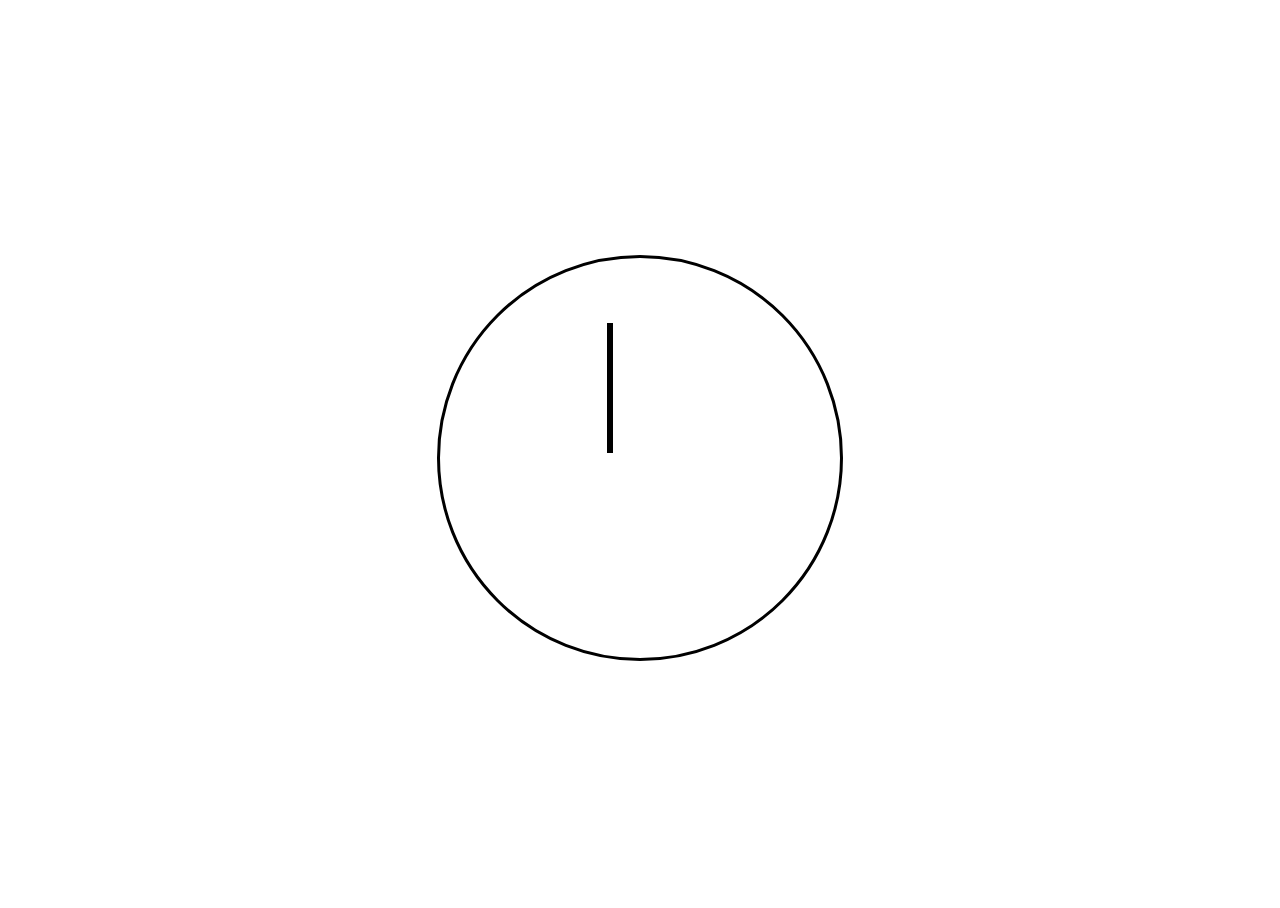
<file: index.html>
<!DOCTYPE html>
<html lang="en">

<head>
    <meta charset="UTF-8">
    <meta name="viewport" content="width=device-width, initial-scale=1.0">
    <meta http-equiv="X-UA-Compatible" content="ie=edge">
    <title>Document</title>
    <link rel="stylesheet" href="style.css">
</head>

<body>
    <div class="flex">
        <div class="clock">
            <div class="hand" id="hour"></div>
            <div class="hand" id="min"></div>
            <div class="hand" id="sec"></div>
        </div>
    </div>
    <script src="index.js"></script>
</body>

</html>
</file>
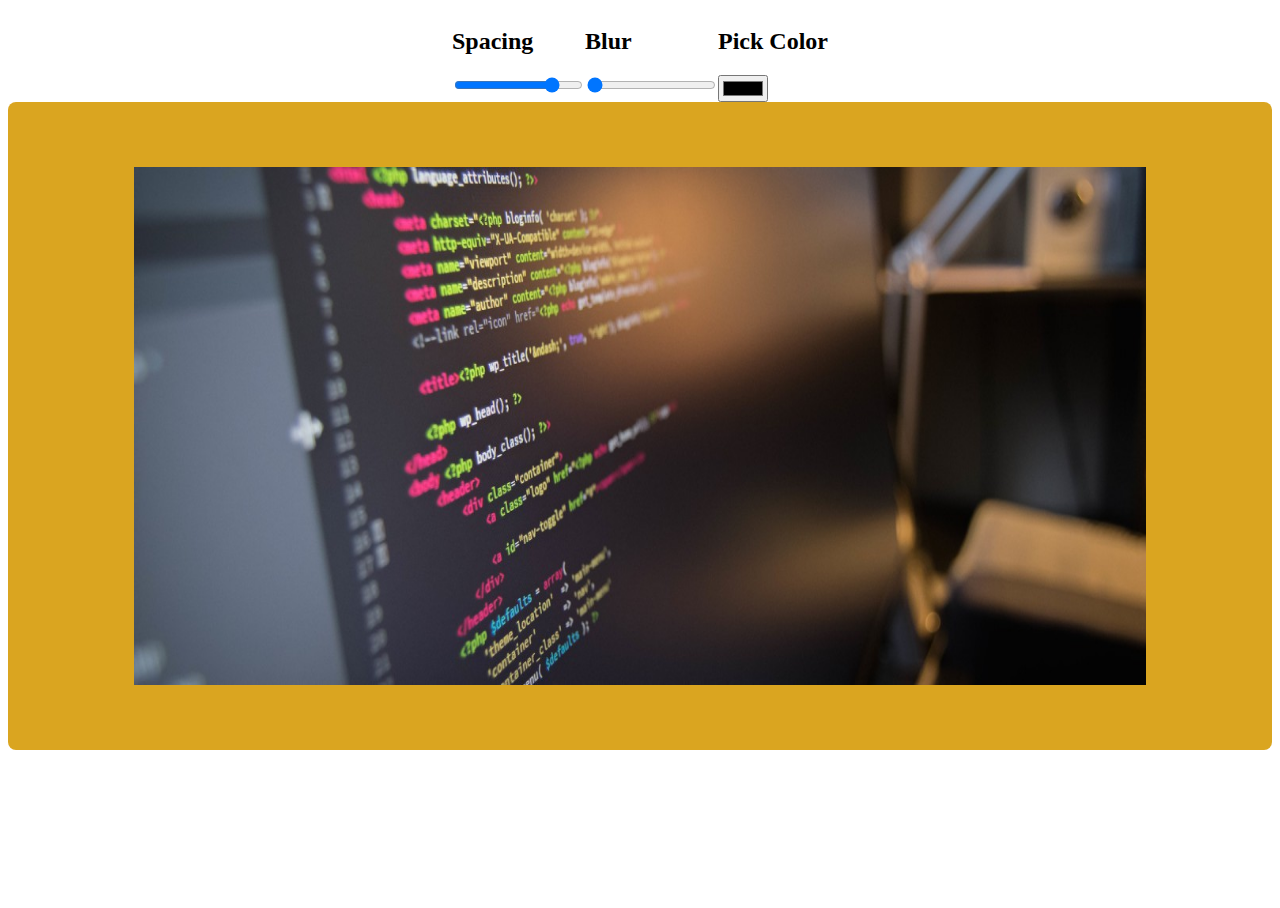
<file: Day3/index.html>
<!DOCTYPE html>
<html lang="en">

<head>
  <meta charset="UTF-8">
  <meta name="viewport" content="width=device-width, initial-scale=1.0">
  <meta http-equiv="X-UA-Compatible" content="ie=edge">
  <title>Document</title>
  <link rel="stylesheet" href="style.css">
</head>

<body>
  <div id="container">
    <div class="flex" id="inputs">
      <div class="varibles">
        <h2>Spacing</h2>
        <input id="space-picker" type="range" min="0" max="100" value="80">
      </div>
      <div class="varibles">
        <h2>Blur</h2>
        <input id="blur-picker" type="range" value="0" min="0" max="100">
      </div>
      <div  class="varibles">
        <h2>Pick Color</h2>
        <input id="color-picker" type="color">
      </div>
    </div>
    <div class="flex photo">
      <div class=" flex frame">
        <img src="banner.jpg" alt="broken">
      </div>
    </div>
    <script src="index.js"></script>
  </div>
</body>

</html>
</file>
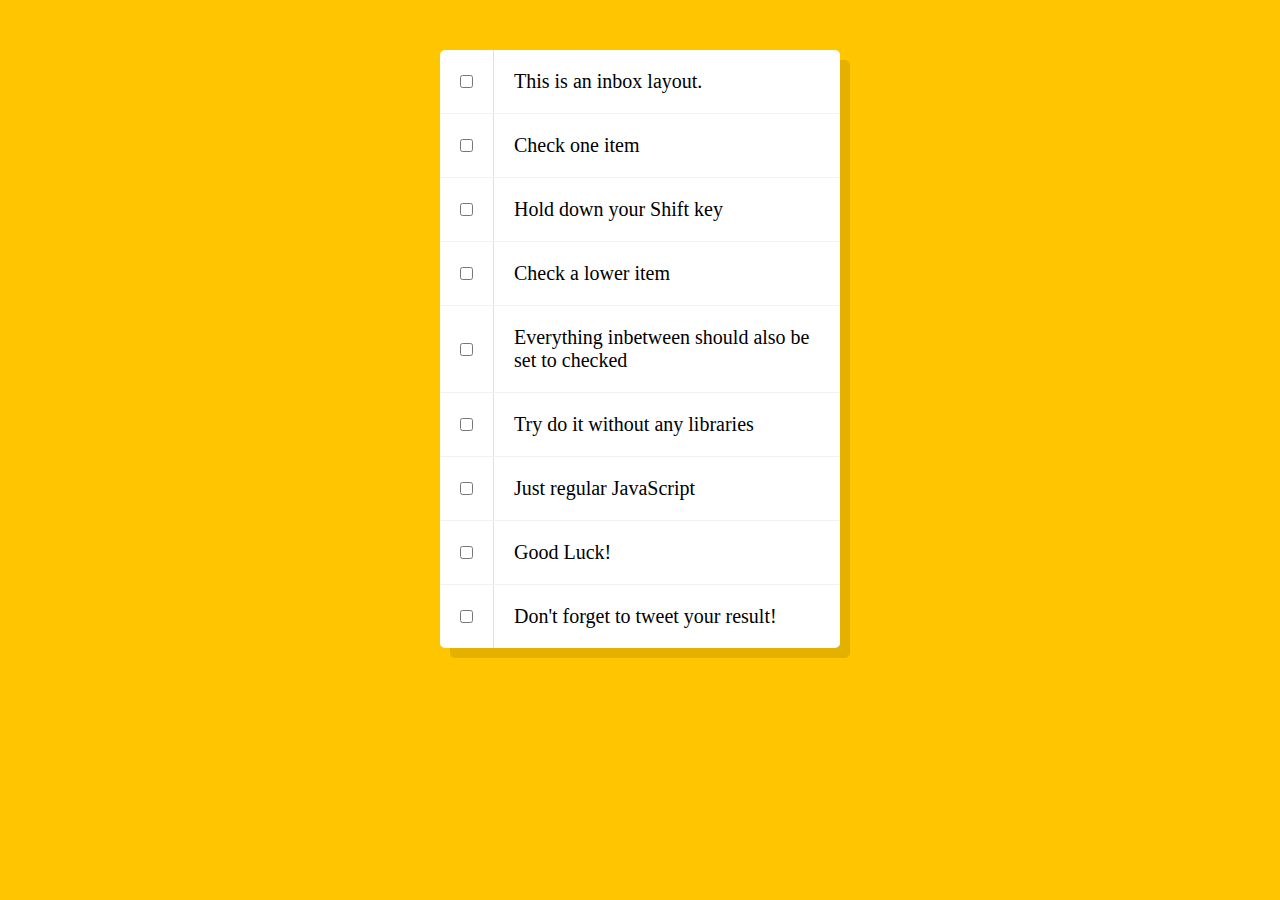
<file: Day8/index.html>
<!DOCTYPE html>
<html lang="en">

<head>
  <meta charset="UTF-8">
  <title>Hold Shift to Check Multiple Checkboxes</title>
</head>

<body>
  <style>
    html {
      font-family: sans-serif;
      background: #ffc600;
    }

    .inbox {
      max-width: 400px;
      margin: 50px auto;
      background: white;
      border-radius: 5px;
      box-shadow: 10px 10px 0 rgba(0, 0, 0, 0.1);
    }

    .item {
      display: flex;
      align-items: center;
      border-bottom: 1px solid #F1F1F1;
    }

    .item:last-child {
      border-bottom: 0;
    }

    input:checked+p {
      background: #F9F9F9;
      text-decoration: line-through;
    }

    input[type="checkbox"] {
      margin: 20px;
    }

    p {
      margin: 0;
      padding: 20px;
      transition: background 0.2s;
      flex: 1;
      font-family: 'helvetica neue';
      font-size: 20px;
      font-weight: 200;
      border-left: 1px solid #D1E2FF;
    }
  </style>
  <!--
   The following is a common layout you would see in an email client.
   When a user clicks a checkbox, holds Shift, and then clicks another checkbox a few rows down, all the checkboxes inbetween those two checkboxes should be checked.
  -->
  <div class="inbox">
    <div class="item">
      <input type="checkbox">
      <p>This is an inbox layout.</p>
    </div>
    <div class="item">
      <input type="checkbox">
      <p>Check one item</p>
    </div>
    <div class="item">
      <input type="checkbox">
      <p>Hold down your Shift key</p>
    </div>
    <div class="item">
      <input type="checkbox">
      <p>Check a lower item</p>
    </div>
    <div class="item">
      <input type="checkbox">
      <p>Everything inbetween should also be set to checked</p>
    </div>
    <div class="item">
      <input type="checkbox">
      <p>Try do it without any libraries</p>
    </div>
    <div class="item">
      <input type="checkbox">
      <p>Just regular JavaScript</p>
    </div>
    <div class="item">
      <input type="checkbox">
      <p>Good Luck!</p>
    </div>
    <div class="item">
      <input type="checkbox">
      <p>Don't forget to tweet your result!</p>
    </div>
  </div>

  
</body>
  <script src="index.js"></script>
</html>
</file>
<file: style.css>
html{
    height: 100%;
}

body{
    height: 100%;
}

.flex{
    display: flex;
    height: 100%;
    align-items: center;
    justify-content: center;
}

.clock{
    border: 3px black solid;
    height: 400px;
    width: 400px;
    border-radius: 50%;
    display: flex;
    justify-content: center;
}

.hand{
    width: 130px;
    height: 6px;
    top: 50%;
    margin-left: 70px;
    transform: rotate(270deg);
    transform-origin: 0%;
    position: absolute;
}

#hour{
    background: red;
}

#min{
  background: goldenrod;
}

#sec{
   background:black;
}
</file>
<file: Day3/style.css>
:root {
  --main: goldenrod;
  --blur:blur(0px);
  --space:80%;
}


body{
  height: 100%;
}

html{
  height: 100%;
}

.flex{
  display: flex;
}

#inputs{
  justify-content: center;
  height: 100%;
}

.varible{
  text-align: center;
}

.photo{
  justify-content: center;
}

.frame{
  justify-content: center;
  align-items: center;
  background: var(--main);
  border-radius: 8px;
  filter: var(--blur);
  /* change this varible */
}

.frame img{
  width: var(--space);
  height: var(--space);
  margin: 10%;
}
</file>
